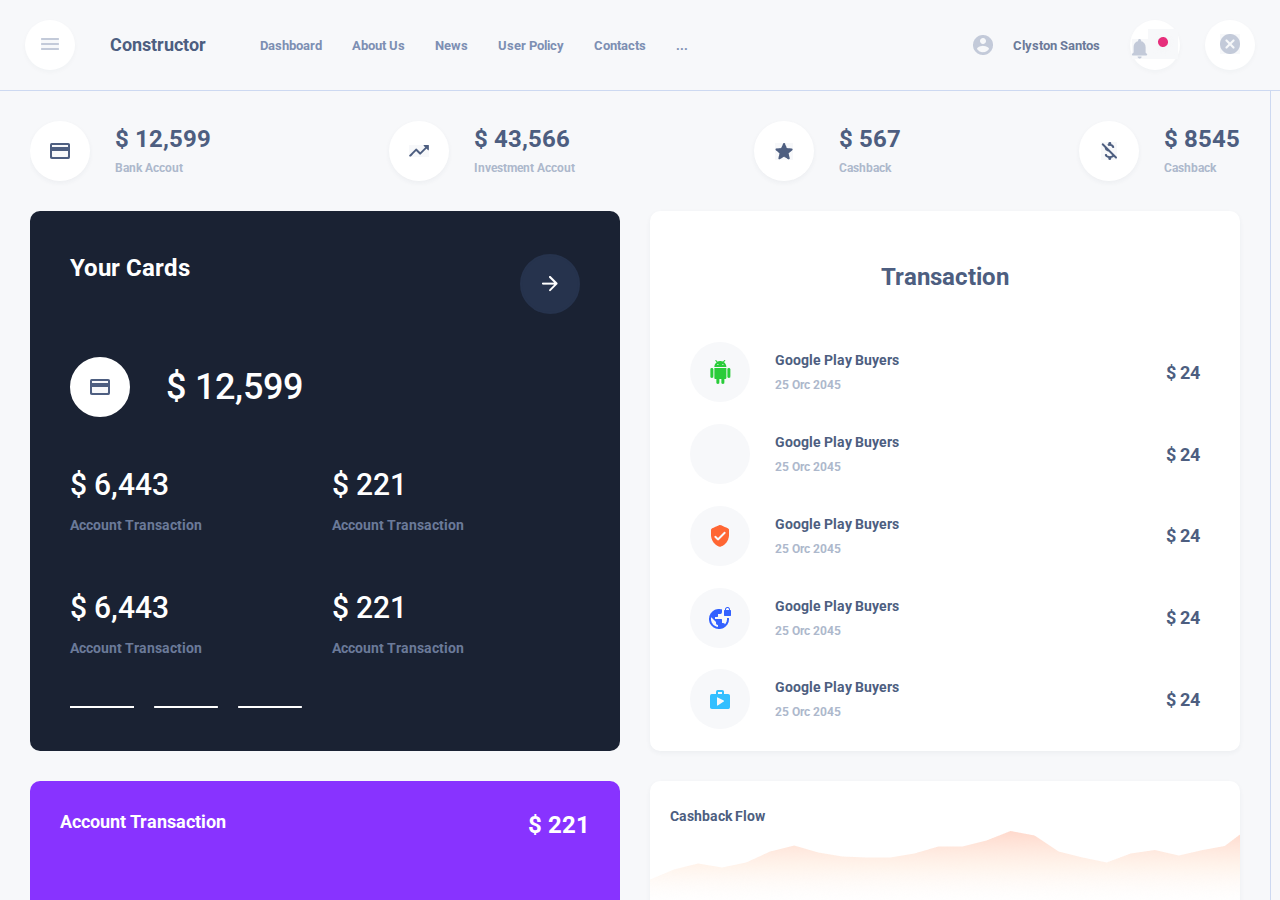
<file: sample.html>
<!DOCTYPE html>
<html lang="en">

<head>
    <meta charset="UTF-8">
    <meta http-equiv="X-UA-Compatible" content="IE=edge">
    <meta name="viewport" content="width=device-width, initial-scale=1.0">
    <link href='https://fonts.googleapis.com/css?family=Roboto' rel='stylesheet'>
    <link rel="stylesheet" href="style.css">
    <title>Document</title>
    <style>
        html,
        body {
            width: 100%;
            height: 100%;
            overflow: hidden;
        }

        section {
            overflow: hidden;
            display: flex;
            flex-direction: column;
            height: 100%;
        }
    </style>
</head>

<body>

    <section>
        <!-- start: Navbar -->
        <nav class="navbar">

            <!-- start: Left - Navbar -->
            <div class="left-navbar">
                <button class="icon-btn"><img src="./assets/Icon.png" alt="logo"></button>
                <div class="constructor">
                    Constructor
                </div>
                <div>
                    <ul>
                        <li>Dashboard</li>
                        <li>About Us</li>
                        <li>News</li>
                        <li>User Policy</li>
                        <li>Contacts</li>
                        <li>...</li>
                    </ul>
                </div>
            </div>
            <!-- end: Left - Navbar -->

            <!-- start: Rigth - Navbar -->
            <div class="right-navbar">
                <img class="user-logo" src="./assets/Icon (3).png" alt="logo">
                <div class="username">
                    Clyston Santos
                </div>
                <button class="right-icon-btn"><img src="./assets/Icon (1).png" alt="logo"><img
                        src="./assets/Status.png" alt=""></button>
                <button class="right-icon-btn"><img src="./assets/Icon (2).png" alt="logo"></button>
            </div>
            <!-- end: Rigth - Navbar -->
        </nav>
        <!-- end: Navbar -->

        <main class="container">
            <div class="main-container">

                <div class="lable1">
                    <div class="inside-lable">
                        <div class="lable-logo"><img src="./assets/Icon (4).png" alt="logo"></div>
                        <div class="side-lable">
                            <div class="lable-price">
                                $ 12,599
                            </div>
                            <div class="lable-name">
                                Bank Accout
                            </div>
                        </div>
                    </div>

                    <div class="inside-lable">
                        <div class="lable-logo"><img src="./assets/Icon (5).png" alt="logo"></div>
                        <div class="side-lable">
                            <div class="lable-price">
                                $ 43,566
                            </div>
                            <div class="lable-name">
                                Investment Accout
                            </div>
                        </div>
                    </div>

                    <div class="inside-lable">
                        <div class="lable-logo"><img src="./assets/Icon (6).png" alt="logo"></div>
                        <div class="side-lable">
                            <div class="lable-price">
                                $ 567
                            </div>
                            <div class="lable-name">
                                Cashback
                            </div>
                        </div>
                    </div>

                    <div class="inside-lable">
                        <div class="lable-logo"><img src="./assets/Icon (7).png" alt="logo"></div>
                        <div class="side-lable">
                            <div class="lable-price">
                                $ 8545
                            </div>
                            <div class="lable-name">
                                Cashback
                            </div>
                        </div>
                    </div>
                </div>

                <div class="lable2">
                    <div class="left-lable2">
                        <div class="black-lable">
                            <div class="black-lable1">
                                <div class="black-lable1-1">Your Cards</div>

                                <div class="black-lable1-2"><button class="lable1-btn"><img style="background: #26334D;"
                                            src="./assets/Icon (8).png" alt="logo"></button></div>

                            </div>
                            <div class="black-lable2">

                                <div class="lable2-logo"><img src="./assets/Icon (4).png" alt="logo"></div>
                                <div class="lable2-price">
                                    $ 12,599
                                </div>

                            </div>
                            <div class="black-lable3">
                                <div class="black-lable3-1">
                                    <div class="lable3-price">$ 6,443</div>
                                    <div class="lable3-account">Account Transaction</div>
                                </div>
                                <div class="black-lable3-1">
                                    <div class="lable3-price">$ 221</div>
                                    <div class="lable3-account">Account Transaction</div>
                                </div>
                            </div>
                            <div class="black-lable3">
                                <div class="black-lable3-1">
                                    <div class="lable3-price">$ 6,443</div>
                                    <div class="lable3-account">Account Transaction</div>
                                </div>
                                <div class="black-lable3-1">
                                    <div class="lable3-price">$ 221</div>
                                    <div class="lable3-account">Account Transaction</div>
                                </div>
                            </div>
                            <div class="black-lable4">
                                <img class="lable-img" src="./assets/Line.png" alt="line">
                                <img class="lable4-img" src="./assets/Line.png" alt="line">
                                <img class="lable4-img" src="./assets/Line.png" alt="line">
                            </div>
                        </div>

                        <div class="purple-lable">
                            <div class="purple-tran">Account Transaction</div>
                            <div class="purple-price">$ 221</div>
                        </div>

                        <div class="google-play">
                            <div class="google-play-card">
                                <div class="google-play-logo"><img src="./assets/Icon (9).png" alt="logo"></div>

                                <div class="google-play-title">Google Play</div>
                            </div>

                            <div class="google-play-card">
                                <div class="google-play-logo"><img src="./assets/Icon (10).png" alt="logo"></div>

                                <div class="google-play-title">VPN Buy Service</div>
                            </div>

                            <div class="google-play-card">
                                <div class="google-play-logo"><img src="./assets/Icon (11).png" alt="logo"></div>

                                <div class="google-play-title">Service Rental</div>
                            </div>

                        </div>
                    </div>


                    <div class="right-lable2">

                        <div class="right-card-1">
                            <div class="transaction">Transaction</div>

                            <div class="rc1">
                                <div class="rc1-1">
                                    <div class="rc1-logo"><img src="./assets/Icon (9).png" alt=""></div>
                                    <div class="rc2-text">
                                        <div class="rc2-text1">Google Play Buyers</div>
                                        <div class="rc2-text2">25 Orc 2045</div>
                                    </div>
                                </div>
                                <div class="rc1-2">$ 24</div>
                            </div>

                            <div class="rc1">
                                <div class="rc1-1">
                                    <div class="rc1-logo"><img src="./assets/Icon (15).png" alt=""></div>
                                    <div class="rc2-text">
                                        <div class="rc2-text1">Google Play Buyers</div>
                                        <div class="rc2-text2">25 Orc 2045</div>
                                    </div>
                                </div>
                                <div class="rc1-2">$ 24</div>
                            </div>

                            <div class="rc1">
                                <div class="rc1-1">
                                    <div class="rc1-logo"><img src="./assets/Icon (13).png" alt=""></div>
                                    <div class="rc2-text">
                                        <div class="rc2-text1">Google Play Buyers</div>
                                        <div class="rc2-text2">25 Orc 2045</div>
                                    </div>
                                </div>
                                <div class="rc1-2">$ 24</div>
                            </div>

                            <div class="rc1">
                                <div class="rc1-1">
                                    <div class="rc1-logo"><img src="./assets/Icon (10).png" alt=""></div>
                                    <div class="rc2-text">
                                        <div class="rc2-text1">Google Play Buyers</div>
                                        <div class="rc2-text2">25 Orc 2045</div>
                                    </div>
                                </div>
                                <div class="rc1-2">$ 24</div>
                            </div>

                            <div class="rc1">
                                <div class="rc1-1">
                                    <div class="rc1-logo"><img src="./assets/Icon (14).png" alt=""></div>
                                    <div class="rc2-text">
                                        <div class="rc2-text1">Google Play Buyers</div>
                                        <div class="rc2-text2">25 Orc 2045</div>
                                    </div>
                                </div>
                                <div class="rc1-2">$ 24</div>
                            </div>

                        </div>

                        <div class="right-card-2">
                            <div class="rc2-title">Cashback Flow</div>
                            <img class="rc2-chart" src="./assets/Chart.png" alt="">
                        </div>

                        <div class="right-card-3">
                            <div class="apple">
                                <div class="apple-logo-bar"><img class="apple-logo" src="./assets/apple.png" alt="logo">
                                </div>
                                <div class="apple-title">Apple Iphone</div>
                                <div class="apple-price">$ 568</div>
                            </div>

                            <div class="msg">
                                <div class="msg-logo-bar"><img class="msg-logo" src="./assets/msg.png" alt="logo"></div>
                                <div class="msg-title">35%</div>
                            </div>
                        </div>
                    </div>
                </div>



            </div>

            <aside class="aside-container">
                <div class="aside-card">
                    <div class="ac1">
                        <div class="ac1-1">
                            <div class="ac1-1-text">
                                Total Sessions
                            </div>
                            <div class="ac1-1-price">
                                456
                            </div>
                        </div>
                        <div class="ac1-img">
                            <img class="ac1-chart" src="./assets/Chart (1).png" alt="">
                        </div>
                    </div>
                    <div class="ac2">
                        <div class="live">live</div>
                        <div class="visitor">4 visotors</div>
                        <div class="view">See Live View</div>
                    </div>
                </div>

            </aside>
        </main>

    </section>
</body>

</html>
</file>
<file: style.css>
* {
  margin: 0;
  padding: 0;
  background: #f7f8fa;
  box-sizing: border-box;
}

/*-- start: variables --*/
:root {
  --grey-70: #7d8fb3;
  --grey-50: #4d5e80;
  --grey-60: #6b7a99;
  --grey-80: #adb8cc;
}

/*-- end: variables --*/

/*-- start: Navbar Style --*/
.navbar {
  display: flex;
  justify-content: space-between;
  padding-top: 20px;
  padding-left: 25px;
  padding-right: 25px;
  padding-bottom: 20px;
  border-bottom: 1px solid;
  border-color: #cdd9f1;
}

/*-- start:All Left-Navbar Style --*/
.left-navbar {
  display: flex;
  justify-content: space-between;
  align-items: center;
}

.icon-btn {
  margin-right: 35px;
  height: 50px;
  width: 50px;
  background: white;
  border-radius: 50%;
  border: 0;
  box-shadow: 0px 2px 5px rgba(38, 51, 77, 0.03);
}

.constructor {
  margin-right: 54px;
  color: var(--grey-50);
  font-family: "Roboto";
  font-style: normal;
  font-weight: 700;
  font-size: 18px;
  line-height: 30px;
}

ul {
  list-style-type: none;
}

li {
  float: left;
  margin-right: 30px;
  font-family: "Roboto";
  font-style: normal;
  font-weight: 700;
  font-size: 13px;
  line-height: 25px;
  color: var(--grey-70);
}

li .pointer {
  cursor: pointer;
}


/*-- end:All Left-Navbar Style --*/

/*-- start:All Right-Navbar Style --*/
.right-navbar {
  display: flex;
  justify-content: space-evenly;
  align-items: center;
}

.right-icon-btn {
  height: 50px;
  width: 50px;
  background: white;
  border-radius: 50%;
  border: 0;
  box-shadow: 0px 2px 5px rgba(38, 51, 77, 0.03);
  margin-left: 25px;
  position: relative;
}

.user-logo {
  margin-right: 20px;
}

.username {
  margin-right: 5px;
  font-family: "Roboto";
  font-style: normal;
  font-weight: 700;
  font-size: 13px;
  color: var(--grey-60);
}

/*-- end:All Right-Navbar Style --*/

/*-- end: Navbar Style --*/

/*-- start:container --*/
.container {
  display: flex;
  flex-grow: 1;
  overflow-y: auto;
  overflow-x: hidden;
  margin-left: 30px;
  margin-right: 0px;
}

/*-- start:left-container --*/
.main-container {
  display: flex;
  flex-direction: column;
  flex-grow: 1;
  border-right: 1px solid;
  padding-top: 30px;
  padding-right: 30px;
  border-color: #cdd9f1;
}

/*-- start:lable1 --*/
.lable1 {
  display: flex;
  justify-content: space-between;
}

.inside-lable {
  display: flex;
}

.lable-logo {
  width: 60px;
  height: 60px;
  display: flex;
  justify-content: center;
  align-items: center;
  background: #ffffff;
  box-shadow: 0px 2px 5px rgba(38, 51, 77, 0.05);
  border-radius: 100px;
}

.side-lable {
  margin-left: 25px;
  display: flex;
  flex-direction: column;
  justify-content: space-evenly;
}

.lable-price {
  font-family: "Roboto";
  font-style: normal;
  font-weight: 700;
  font-size: 24px;
  line-height: 30px;
  color: var(--grey-50);
}

.lable-name {
  font-family: "Roboto";
  font-style: normal;
  font-weight: 700;
  font-size: 12px;
  line-height: 20px;
  color: var(--grey-80);
}

/*-- end:lable1 --*/

/*-- start:lable2 --*/
.lable2 {
  display: flex;
  justify-content: space-between;
  margin-top: 30px;
}

/*-- start:left-lable2 --*/
.left-lable2 {
  display: flex;
  flex-direction: column;
}

/*-- start:black-lable --*/
.black-lable {
  display: flex;
  flex-direction: column;
  justify-content: space-evenly;
  width: 590px;
  height: 540px;
  background: #1a2233;
  border-radius: 10px;
}

/*-- start:black-lable1 --*/
.black-lable1 {
  display: flex;
  flex-direction: row;
  justify-content: space-between;
  background: #1a2233;
  margin-left: 40px;
  margin-right: 40px;
}

.black-lable1-1 {
  font-family: "Roboto";
  font-style: normal;
  font-weight: 700;
  font-size: 24px;
  color: #ffffff;
  background: #1a2233;
}

.black-lable1-2 {
  background: #1a2233;
}

.lable1-btn {
  display: flex;
  flex-direction: row;
  justify-content: center;
  align-items: center;
  gap: 10px;
  width: 60px;
  height: 60px;
  background: #26334d;
  border: 2px solid #26334d;
  border-radius: 50px;
}

/*-- end:black-lable1 --*/

/*-- start:black-lable2 --*/
.black-lable2 {
  display: flex;
  flex-direction: row;
  justify-content: start;
  align-items: center;
  background: #1a2233;
  margin-left: 40px;
  margin-right: 40px;
}

.lable2-logo {
  display: flex;
  flex-direction: row;
  justify-content: center;
  align-items: center;
  width: 60px;
  height: 60px;
  background: #ffffff;
  border: 2px solid #ffffff;
  border-radius: 100px;
}

.lable2-price {
  background: #1a2233;
  font-family: "Roboto";
  font-style: normal;
  font-weight: 500;
  font-size: 36px;
  color: #ffffff;
  margin-left: 36px;
}

/*-- end:black-lable2 --*/

/*-- start:black-lable3 --*/
.black-lable3 {
  display: flex;
  justify-content: space-between;
  background: #1a2233;
  margin-left: 40px;
  margin-right: 40px;
}

.black-lable3-1 {
  display: flex;
  flex-direction: column;
  margin-right: 116px;
}

.lable3-price {
  font-family: "Roboto";
  font-style: normal;
  font-weight: 500;
  font-size: 30px;
  line-height: 50px;
  color: #ffffff;
  background: #1a2233;
}

.lable3-account {
  font-family: "Roboto";
  font-style: normal;
  font-weight: 700;
  font-size: 14px;
  line-height: 30px;
  color: #6b7a99;
  background: #1a2233;
}

/*-- end:black-lable3 --*/

/*-- start:black-lable4 --*/
.black-lable4 {
  display: flex;
  background: #1a2233;
  margin-left: 40px;
  margin-right: 40px;
}

.lable4-img {
  background: #1a2233;
  margin-left: 20px;
}

/*-- end:black-lable4 --*/

/*-- end:black-lable --*/

/*-- start:purple-lable --*/
.purple-lable {
  display: flex;
  justify-content: space-between;

  width: 590px;
  height: 255px;
  margin-top: 30px;
  background: #8833ff;
  border-radius: 10px;
}

.purple-price {
  font-family: "Roboto";
  font-style: normal;
  font-weight: 700;
  font-size: 24px;
  background: #8833ff;
  margin-right: 30px;
  margin-top: 30px;
  color: #ffffff;
}

.purple-tran {
  font-family: "Roboto";
  font-style: normal;
  font-weight: 700;
  font-size: 18px;
  margin-left: 30px;
  margin-top: 30px;
  background: #8833ff;
  color: #ffffff;
}

/*-- end:purple-lable --*/

/*-- start:google-play --*/
.google-play {
  display: flex;
  justify-content: space-between;
  margin-top: 30px;
}

.google-play-card {
  display: flex;
  flex-direction: column;
  justify-content: center;
  align-items: center;
  width: 176.67px;
  height: 145px;
  background: #ffffff;
  box-shadow: 0px 2px 5px rgba(38, 51, 77, 0.05);
  border-radius: 10px;
}

.google-play-logo {
  display: flex;
  flex-direction: row;
  justify-content: center;
  align-items: center;
  width: 60px;
  height: 60px;
  background: #ffffff;
  border: 2px solid #f5f6f7;
  box-shadow: 0px 2px 5px rgba(38, 51, 77, 0.03);
  border-radius: 100px;
}

.google-play-title {
  font-family: "Roboto";
  font-style: normal;
  font-weight: 700;
  font-size: 12px;
  color: #4d5e80;
  background: white;
  margin-top: 15px;
}

/*-- end:google-play --*/
/*-- end:left-lable2 --*/

/*-- start:right-lable2 --*/
.right-lable2 {
  display: flex;
  flex-direction: column;
  margin-left: 30px;
}

/*-- start:right-lable2-card1 --*/
.right-card-1 {
  display: flex;
  flex-direction: column;
  justify-content: space-evenly;
  width: 590px;
  height: 540px;
  background: #ffffff;
  box-shadow: 0px 2px 5px rgba(38, 51, 77, 0.05);
  border-radius: 10px;
}

.transaction {
  display: flex;
  justify-content: center;
  font-family: "Roboto";
  font-style: normal;
  align-items: center;
  font-weight: 700;
  font-size: 24px;
  color: #4d5e80;
  background: #ffffff;
  margin-bottom: 30px;
  margin-top: 30px;
}

.rc1 {
  display: flex;
  justify-content: space-between;
  align-items: center;
  background: #ffffff;
  margin-left: 40px;
  margin-right: 40px;
}

.rc1-1 {
  display: flex;
  justify-content: start;
  background: #ffffff;
}

.rc1-logo {
  display: flex;
  flex-direction: row;
  justify-content: center;
  align-items: center;
  width: 60px;
  height: 60px;
  background: #f7f8fa;
  border-radius: 50px;
  margin-right: 25px;
}

.rc2-text {
  display: flex;
  flex-direction: column;
  background: #ffffff;
  justify-content: space-evenly;
}

.rc2-text1 {
  font-family: "Roboto";
  font-style: normal;
  font-weight: 700;
  font-size: 14px;
  color: #4d5e80;
  background: #ffffff;
}

.rc2-text2 {
  font-family: "Roboto";
  font-style: normal;
  font-weight: 700;
  font-size: 12px;
  color: #adb8cc;
  background: #ffffff;
}

.rc1-2 {
  font-family: "Roboto";
  font-style: normal;
  font-weight: 700;
  font-size: 18px;
  color: #4d5e80;
  background: #ffffff;
}

/*-- end:right-lable2-card1 --*/

/*-- start:right-lable2-card2 --*/
.right-card-2 {
  display: flex;
  flex-direction: column;
  align-items: flex-start;
  margin-top: 30px;
  width: 590px;
  height: 145px;
  background: #ffffff;
  box-shadow: 0px 2px 5px rgba(38, 51, 77, 0.05);
  border-radius: 10px;
}

.rc2-title {
  font-family: "Roboto";
  font-style: normal;
  font-weight: 700;
  font-size: 14px;
  line-height: 30px;
  color: #4d5e80;
  margin-top: 20px;
  margin-left: 20px;
  background: #ffffff;
}

.rc2-chart {
  background: #ffffff;
}

/*-- end:right-lable2-card2 --*/

/*-- start:right-lable2-card3 --*/
.right-card-3 {
  display: flex;
  justify-content: space-between;
  margin-top: 30px;
}

/*-- start:apple-card --*/
.apple {
  display: flex;
  flex-direction: column;
  justify-content: space-evenly;
  width: 280px;
  height: 255px;
  background: #ff6633;
  box-shadow: 0px 2px 5px rgba(38, 51, 77, 0.05);
  border-radius: 10px;
}

.apple-logo {
  background: #ff6633;
}

.apple-logo-bar {
  background: #ff6633;
  margin-left: 40px;
}

.apple-title {
  background: #ff6633;
  margin-left: 40px;
  font-family: "Roboto";
  font-style: normal;
  font-weight: 700;
  font-size: 18px;
  line-height: 30px;
  color: #ffffff;
}

.apple-price {
  background: #ff6633;
  margin-left: 40px;
  font-family: "Roboto";
  font-style: normal;
  font-weight: 400;
  font-size: 36px;
  line-height: 60px;
  color: #ffffff;
}

/*-- end:apple-card --*/

/*-- start:msg-card --*/
.msg {
  display: flex;
  flex-direction: column;
  justify-content: center;
  align-items: center;
  width: 280px;
  height: 255px;
  background: #33bfff;
  box-shadow: 0px 2px 5px rgba(38, 51, 77, 0.05);
  border-radius: 10px;
}

.msg-logo {
  background: #33bfff;
  margin-bottom: 17px;
}

.msg-logo-bar {
  background: #33bfff;
}

.msg-title {
  background: #33bfff;
  font-family: "Roboto";
  font-style: normal;
  font-weight: 500;
  font-size: 30px;
  color: #ffffff;
}

/*-- end:msg-card --*/

/*-- end:right-lable2-card3 --*/

/*-- end:right-lable2 --*/

/*-- end:lable2 --*/

/*-- start:lable2 --*/

/*-- end:left-container --*/


/*-- start:rigth-container --*/
.aside-container {
  display: flex;
  height: 100%;
  flex-direction: column;
  padding-top: 30px;
  padding-left: 30px;
  justify-content: space-between;
}

.aside-card {
  width: 270px;
  height: 190px;
  display: flex;
  flex-direction: column;
  justify-content: space-around;
  background: #ffffff;
  border: 2px solid #EDEFF2;
  border-radius: 15px;
}

.ac1 {
  display: flex;
  justify-content: space-between;
  background: #ffffff;
  padding-top: 30px;
  padding-left: 20px;
  padding-right: 20px;
  padding-bottom: 30px;
  border-bottom: 1px solid;
  border-color: #cdd9f1;
}

.ac1-1 {
  display: flex;
  flex-direction: column;
  justify-content: space-between;
  background: #ffffff;

}

.ac1-1-text {
  font-family: 'Roboto';
  font-style: normal;
  font-weight: 700;
  font-size: 12px;
  color: #6B7A99;
  background: #ffffff;
}

.ac1-1-price {
  font-family: 'Roboto';
  padding-top: 20px;
  font-style: normal;
  font-weight: 700;
  font-size: 24px;
  line-height: 30px;
  color: #4D5E80;
  background: #ffffff;
}

.ac1-img {
  background: #ffffff;
  display: flex;
  flex-direction: column;
  justify-content: end;
}

.ac1-chart {
  background: #ffffff;

}

.ac2 {
  background: #ffffff;
  margin-left: 20px;
  margin-right: 20px;
  display: flex;
  justify-content: space-between;
}

.live {
  font-family: 'Roboto';
  font-style: normal;
  font-weight: 900;
  font-size: 12px;
  text-align: center;
  color: #8833FF;
  background: rgba(136, 51, 255, 0.1);
  border-radius: 5px;
  padding: 5px 10px;
  gap: 10px;
}

.visitor {
  font-family: 'Roboto';
  font-style: normal;
  font-weight: 700;
  font-size: 12px;
  color: #6B7A99;
  background: white;
}

.view {
  font-family: 'Roboto';
  font-style: normal;
  font-weight: 700;
  font-size: 12px;
  color: #6B7A99;
  background: white;
}


/*-- end:rigth-container --*/

/*-- end:container --*/
</file>
